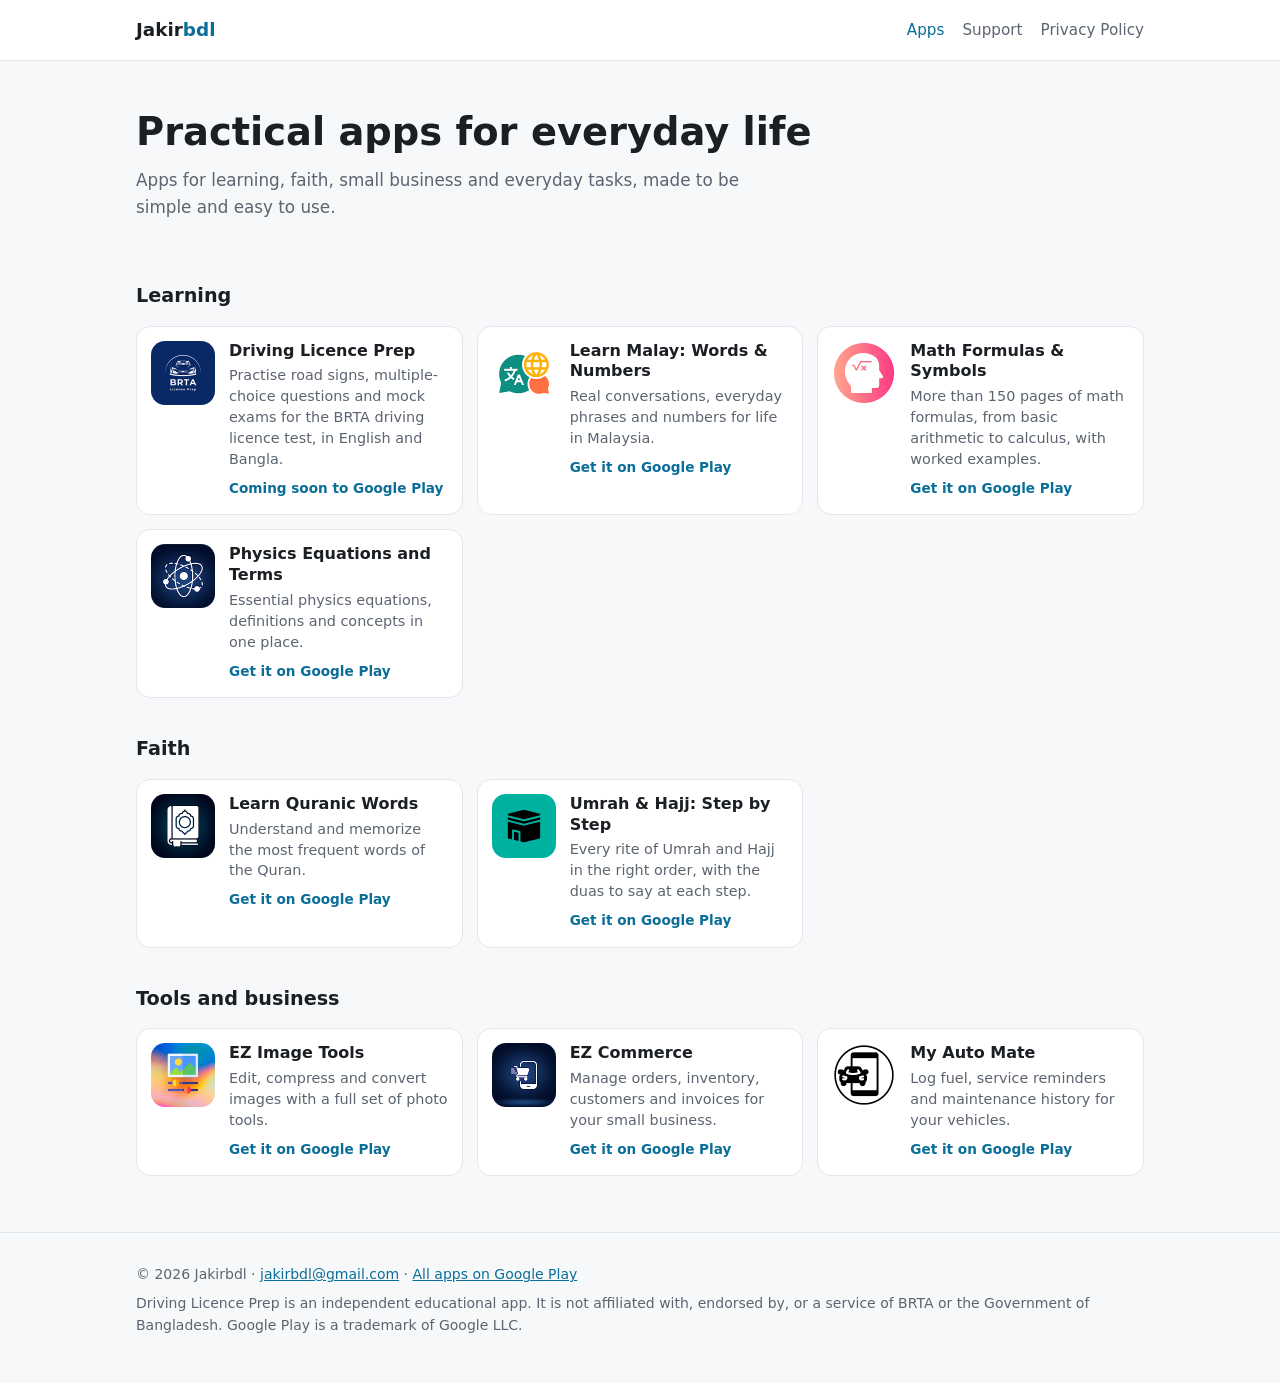
<file: index.html>
<!doctype html>
<html lang="en">
<head>
<meta charset="utf-8">
<meta name="viewport" content="width=device-width, initial-scale=1">
<title>Jakirbdl: Mobile Apps</title>
<meta name="description" content="Practical apps for learning, faith, small business and everyday tasks by Jakirbdl.">
<link rel="icon" href="./icons/me.jakir.driving_licence_bd.png">
<link rel="stylesheet" href="./style.css">
</head>
<body>
<header class="site-header">
  <div class="wrap">
    <a class="brand" href="./">Jakir<span>bdl</span></a>
    <nav><a href="./" aria-current="page">Apps</a><a href="./support/">Support</a><a href="./privacy-policy/">Privacy Policy</a></nav>
  </div>
</header>
<main class="wrap">
  <section class="hero">
    <h1>Practical apps for everyday life</h1>
    <p>Apps for learning, faith, small business and everyday tasks, made to be simple and easy to use.</p>
  </section>
  <section class="category">
    <h2>Learning</h2>
    <div class="grid">
      <div class="app">
        <img src="icons/me.jakir.driving_licence_bd.png" alt="" width="64" height="64" loading="lazy">
        <div>
          <h3>Driving Licence Prep</h3>
          <p>Practise road signs, multiple-choice questions and mock exams for the BRTA driving licence test, in English and Bangla.</p>
          <span class="get">Coming soon to Google Play</span>
        </div>
      </div>
      <a class="app" href="https://play.google.com/store/apps/details?id=me.jakir.learnmalay">
        <img src="icons/me.jakir.learnmalay.png" alt="" width="64" height="64" loading="lazy">
        <div>
          <h3>Learn Malay: Words &amp; Numbers</h3>
          <p>Real conversations, everyday phrases and numbers for life in Malaysia.</p>
          <span class="get">Get it on Google Play</span>
        </div>
      </a>
      <a class="app" href="https://play.google.com/store/apps/details?id=com.anotherlazydev.mathformulasforall">
        <img src="icons/com.anotherlazydev.mathformulasforall.png" alt="" width="64" height="64" loading="lazy">
        <div>
          <h3>Math Formulas &amp; Symbols</h3>
          <p>More than 150 pages of math formulas, from basic arithmetic to calculus, with worked examples.</p>
          <span class="get">Get it on Google Play</span>
        </div>
      </a>
      <a class="app" href="https://play.google.com/store/apps/details?id=com.anotherlazydev.physicsequations">
        <img src="icons/com.anotherlazydev.physicsequations.png" alt="" width="64" height="64" loading="lazy">
        <div>
          <h3>Physics Equations and Terms</h3>
          <p>Essential physics equations, definitions and concepts in one place.</p>
          <span class="get">Get it on Google Play</span>
        </div>
      </a>
    </div>
  </section>
  <section class="category">
    <h2>Faith</h2>
    <div class="grid">
      <a class="app" href="https://play.google.com/store/apps/details?id=com.anotherlazydev.quranicwords">
        <img src="icons/com.anotherlazydev.quranicwords.png" alt="" width="64" height="64" loading="lazy">
        <div>
          <h3>Learn Quranic Words</h3>
          <p>Understand and memorize the most frequent words of the Quran.</p>
          <span class="get">Get it on Google Play</span>
        </div>
      </a>
      <a class="app" href="https://play.google.com/store/apps/details?id=com.anotherlazydev.umrahguidebangla">
        <img src="icons/com.anotherlazydev.umrahguidebangla.png" alt="" width="64" height="64" loading="lazy">
        <div>
          <h3>Umrah &amp; Hajj: Step by Step</h3>
          <p>Every rite of Umrah and Hajj in the right order, with the duas to say at each step.</p>
          <span class="get">Get it on Google Play</span>
        </div>
      </a>
    </div>
  </section>
  <section class="category">
    <h2>Tools and business</h2>
    <div class="grid">
      <a class="app" href="https://play.google.com/store/apps/details?id=me.jakir.ez_image_tools">
        <img src="icons/me.jakir.ez_image_tools.png" alt="" width="64" height="64" loading="lazy">
        <div>
          <h3>EZ Image Tools</h3>
          <p>Edit, compress and convert images with a full set of photo tools.</p>
          <span class="get">Get it on Google Play</span>
        </div>
      </a>
      <a class="app" href="https://play.google.com/store/apps/details?id=me.jakir.ezcommerce">
        <img src="icons/me.jakir.ezcommerce.png" alt="" width="64" height="64" loading="lazy">
        <div>
          <h3>EZ Commerce</h3>
          <p>Manage orders, inventory, customers and invoices for your small business.</p>
          <span class="get">Get it on Google Play</span>
        </div>
      </a>
      <a class="app" href="https://play.google.com/store/apps/details?id=me.jakir.myautomate">
        <img src="icons/me.jakir.myautomate.png" alt="" width="64" height="64" loading="lazy">
        <div>
          <h3>My Auto Mate</h3>
          <p>Log fuel, service reminders and maintenance history for your vehicles.</p>
          <span class="get">Get it on Google Play</span>
        </div>
      </a>
    </div>
  </section>
</main>
<footer class="site-footer">
  <div class="wrap">
    <p>&copy; 2026 Jakirbdl &middot; <a href="mailto:jakirbdl@gmail.com">jakirbdl@gmail.com</a> &middot; <a href="https://play.google.com/store/apps/developer?id=JakirHossain">All apps on Google Play</a></p>
    <p>Driving Licence Prep is an independent educational app. It is not affiliated with, endorsed by, or a service of BRTA or the Government of Bangladesh. Google Play is a trademark of Google LLC.</p>
  </div>
</footer>
</body>
</html>
</file>
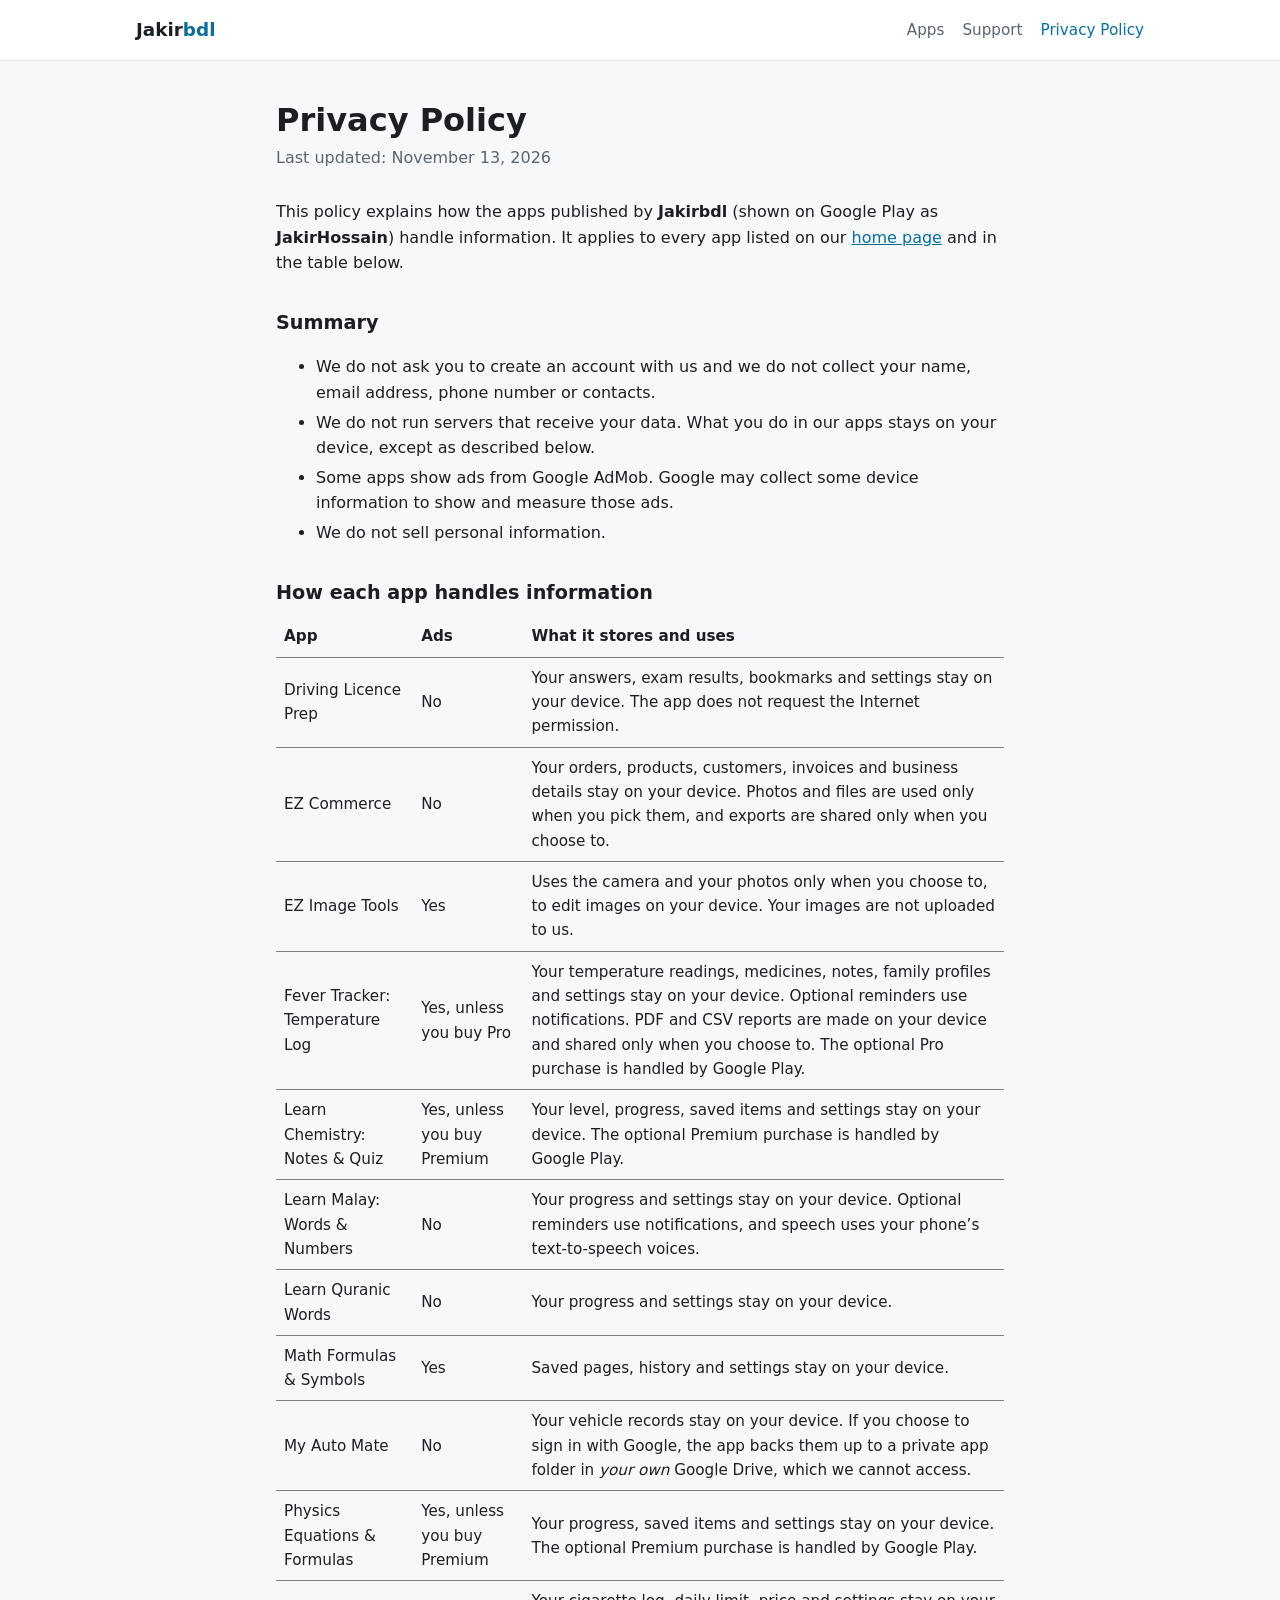
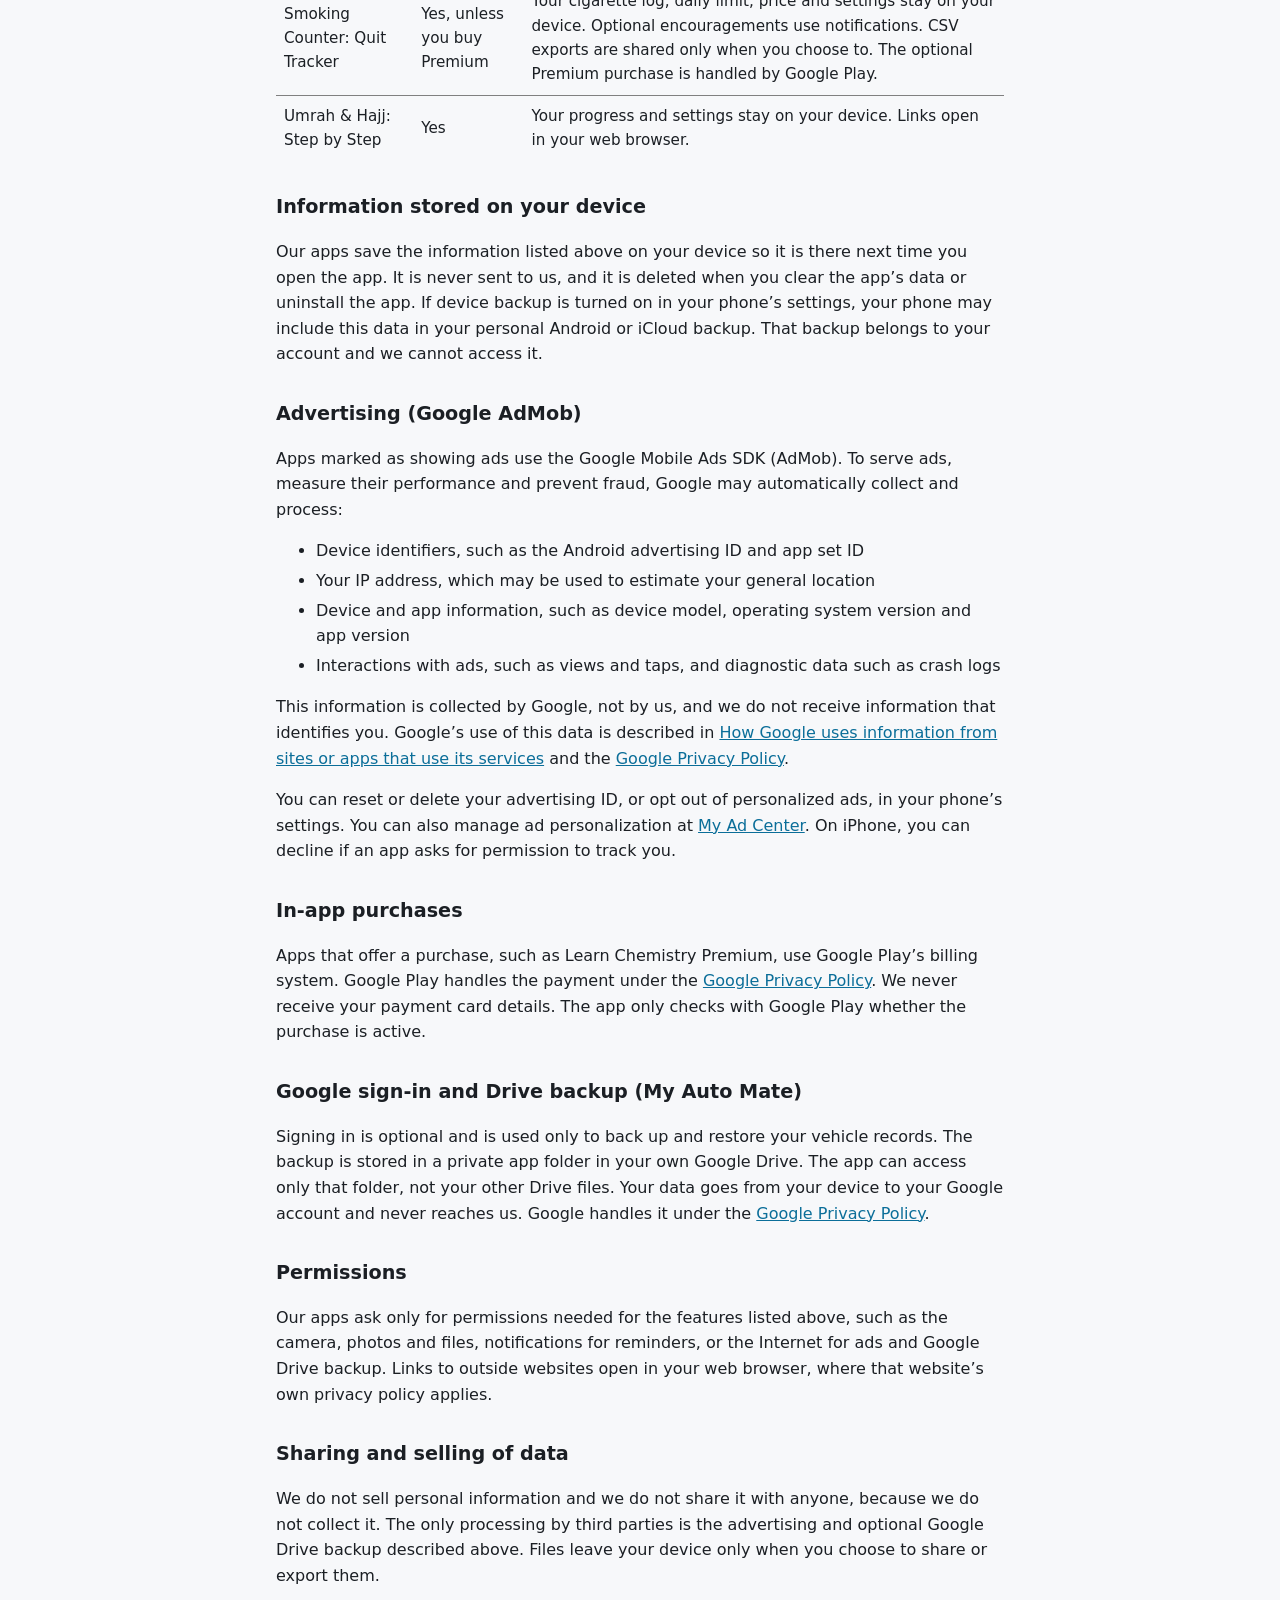
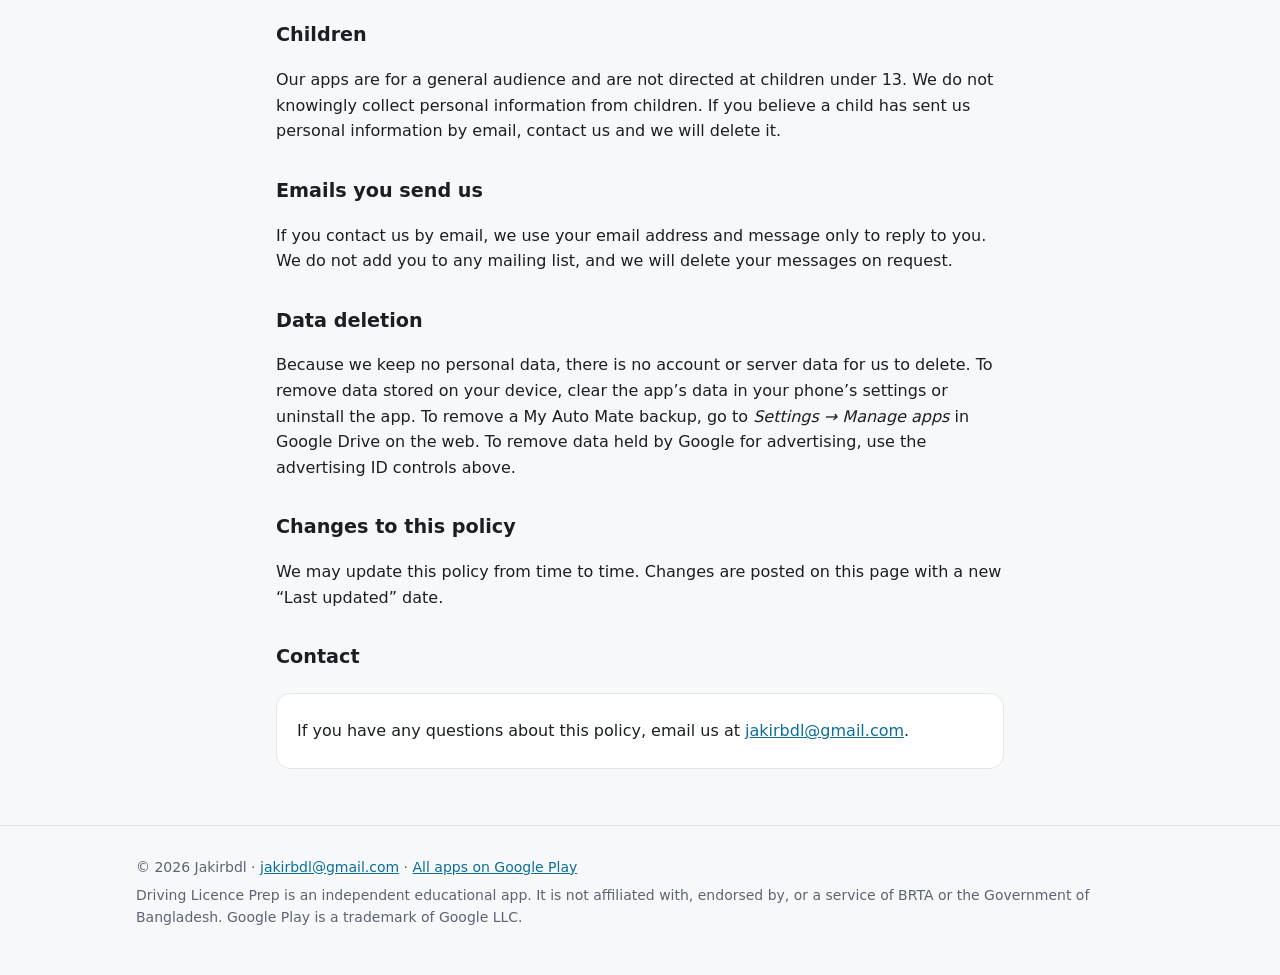
<file: privacy-policy/index.html>
<!doctype html>
<html lang="en">
<head>
<meta charset="utf-8">
<meta name="viewport" content="width=device-width, initial-scale=1">
<title>Privacy Policy | Jakirbdl</title>
<meta name="description" content="Privacy policy for the apps published by Jakirbdl.">
<link rel="icon" href="../icons/me.jakir.driving_licence_bd.png">
<link rel="stylesheet" href="../style.css">
</head>
<body>
<header class="site-header">
  <div class="wrap">
    <a class="brand" href="../">Jakir<span>bdl</span></a>
    <nav><a href="../">Apps</a><a href="../support/">Support</a><a href="../privacy-policy/" aria-current="page">Privacy Policy</a></nav>
  </div>
</header>
<main class="wrap doc">
  <h1>Privacy Policy</h1>
  <p class="meta">Last updated: November 13, 2026</p>

  <p>This policy explains how the apps published by <strong>Jakirbdl</strong> (shown on Google Play as
  <strong>JakirHossain</strong>) handle information. It applies to every app listed on our <a href="../">home page</a>
  and in the table below.</p>

  <h2>Summary</h2>
  <ul>
    <li>We do not ask you to create an account with us and we do not collect your name, email address, phone number or contacts.</li>
    <li>We do not run servers that receive your data. What you do in our apps stays on your device, except as described below.</li>
    <li>Some apps show ads from Google AdMob. Google may collect some device information to show and measure those ads.</li>
    <li>We do not sell personal information.</li>
  </ul>

  <h2>How each app handles information</h2>
  <div style="overflow-x:auto">
  <table style="width:100%;border-collapse:collapse;font-size:.95rem" cellpadding="8" border="1" rules="rows" frame="void">
    <tr style="text-align:left"><th>App</th><th>Ads</th><th>What it stores and uses</th></tr>
    <tr><td>Driving Licence Prep</td><td>No</td><td>Your answers, exam results, bookmarks and settings stay on your device. The app does not request the Internet permission.</td></tr>
    <tr><td>EZ Commerce</td><td>No</td><td>Your orders, products, customers, invoices and business details stay on your device. Photos and files are used only when you pick them, and exports are shared only when you choose to.</td></tr>
    <tr><td>EZ Image Tools</td><td>Yes</td><td>Uses the camera and your photos only when you choose to, to edit images on your device. Your images are not uploaded to us.</td></tr>
    <tr><td>Fever Tracker: Temperature Log</td><td>Yes, unless you buy Pro</td><td>Your temperature readings, medicines, notes, family profiles and settings stay on your device. Optional reminders use notifications. PDF and CSV reports are made on your device and shared only when you choose to. The optional Pro purchase is handled by Google Play.</td></tr>
    <tr><td>Learn Chemistry: Notes &amp; Quiz</td><td>Yes, unless you buy Premium</td><td>Your level, progress, saved items and settings stay on your device. The optional Premium purchase is handled by Google Play.</td></tr>
    <tr><td>Learn Malay: Words &amp; Numbers</td><td>No</td><td>Your progress and settings stay on your device. Optional reminders use notifications, and speech uses your phone&rsquo;s text-to-speech voices.</td></tr>
    <tr><td>Learn Quranic Words</td><td>No</td><td>Your progress and settings stay on your device.</td></tr>
    <tr><td>Math Formulas &amp; Symbols</td><td>Yes</td><td>Saved pages, history and settings stay on your device.</td></tr>
    <tr><td>My Auto Mate</td><td>No</td><td>Your vehicle records stay on your device. If you choose to sign in with Google, the app backs them up to a private app folder in <em>your own</em> Google Drive, which we cannot access.</td></tr>
    <tr><td>Physics Equations &amp; Formulas</td><td>Yes, unless you buy Premium</td><td>Your progress, saved items and settings stay on your device. The optional Premium purchase is handled by Google Play.</td></tr>
    <tr><td>Smoking Counter: Quit Tracker</td><td>Yes, unless you buy Premium</td><td>Your cigarette log, daily limit, price and settings stay on your device. Optional encouragements use notifications. CSV exports are shared only when you choose to. The optional Premium purchase is handled by Google Play.</td></tr>
    <tr><td>Umrah &amp; Hajj: Step by Step</td><td>Yes</td><td>Your progress and settings stay on your device. Links open in your web browser.</td></tr>
  </table>
  </div>

  <h2>Information stored on your device</h2>
  <p>Our apps save the information listed above on your device so it is there next time you open the app. It is never sent
  to us, and it is deleted when you clear the app&rsquo;s data or uninstall the app. If device backup is turned on in your
  phone&rsquo;s settings, your phone may include this data in your personal Android or iCloud backup. That backup belongs to
  your account and we cannot access it.</p>

  <h2>Advertising (Google AdMob)</h2>
  <p>Apps marked as showing ads use the Google Mobile Ads SDK (AdMob). To serve ads, measure their performance and prevent
  fraud, Google may automatically collect and process:</p>
  <ul>
    <li>Device identifiers, such as the Android advertising ID and app set ID</li>
    <li>Your IP address, which may be used to estimate your general location</li>
    <li>Device and app information, such as device model, operating system version and app version</li>
    <li>Interactions with ads, such as views and taps, and diagnostic data such as crash logs</li>
  </ul>
  <p>This information is collected by Google, not by us, and we do not receive information that identifies you.
  Google&rsquo;s use of this data is described in
  <a href="https://policies.google.com/technologies/partner-sites">How Google uses information from sites or apps that use its services</a>
  and the <a href="https://policies.google.com/privacy">Google Privacy Policy</a>.</p>
  <p>You can reset or delete your advertising ID, or opt out of personalized ads, in your phone&rsquo;s settings. You can also
  manage ad personalization at <a href="https://myadcenter.google.com/">My Ad Center</a>. On iPhone, you can decline if an app
  asks for permission to track you.</p>

  <h2>In-app purchases</h2>
  <p>Apps that offer a purchase, such as Learn Chemistry Premium, use Google Play&rsquo;s billing system. Google Play handles
  the payment under the <a href="https://policies.google.com/privacy">Google Privacy Policy</a>. We never receive your payment
  card details. The app only checks with Google Play whether the purchase is active.</p>

  <h2>Google sign-in and Drive backup (My Auto Mate)</h2>
  <p>Signing in is optional and is used only to back up and restore your vehicle records. The backup is stored in a private
  app folder in your own Google Drive. The app can access only that folder, not your other Drive files. Your data goes from
  your device to your Google account and never reaches us. Google handles it under the
  <a href="https://policies.google.com/privacy">Google Privacy Policy</a>.</p>

  <h2>Permissions</h2>
  <p>Our apps ask only for permissions needed for the features listed above, such as the camera, photos and files, notifications
  for reminders, or the Internet for ads and Google Drive backup. Links to outside websites open in your web browser, where
  that website&rsquo;s own privacy policy applies.</p>

  <h2>Sharing and selling of data</h2>
  <p>We do not sell personal information and we do not share it with anyone, because we do not collect it. The only processing
  by third parties is the advertising and optional Google Drive backup described above. Files leave your device only when you
  choose to share or export them.</p>

  <h2>Children</h2>
  <p>Our apps are for a general audience and are not directed at children under 13. We do not knowingly collect personal
  information from children. If you believe a child has sent us personal information by email, contact us and we will delete it.</p>

  <h2>Emails you send us</h2>
  <p>If you contact us by email, we use your email address and message only to reply to you. We do not add you to any mailing
  list, and we will delete your messages on request.</p>

  <h2>Data deletion</h2>
  <p>Because we keep no personal data, there is no account or server data for us to delete. To remove data stored on your device,
  clear the app&rsquo;s data in your phone&rsquo;s settings or uninstall the app. To remove a My Auto Mate backup, go to
  <em>Settings &rarr; Manage apps</em> in Google Drive on the web. To remove data held by Google for advertising, use the
  advertising ID controls above.</p>

  <h2>Changes to this policy</h2>
  <p>We may update this policy from time to time. Changes are posted on this page with a new &ldquo;Last updated&rdquo; date.</p>

  <h2>Contact</h2>
  <div class="card">
    <p>If you have any questions about this policy, email us at <a href="mailto:jakirbdl@gmail.com">jakirbdl@gmail.com</a>.</p>
  </div>
</main>
<footer class="site-footer">
  <div class="wrap">
    <p>&copy; 2026 Jakirbdl &middot; <a href="mailto:jakirbdl@gmail.com">jakirbdl@gmail.com</a> &middot; <a href="https://play.google.com/store/apps/developer?id=JakirHossain">All apps on Google Play</a></p>
    <p>Driving Licence Prep is an independent educational app. It is not affiliated with, endorsed by, or a service of BRTA or the Government of Bangladesh. Google Play is a trademark of Google LLC.</p>
  </div>
</footer>
</body>
</html>
</file>
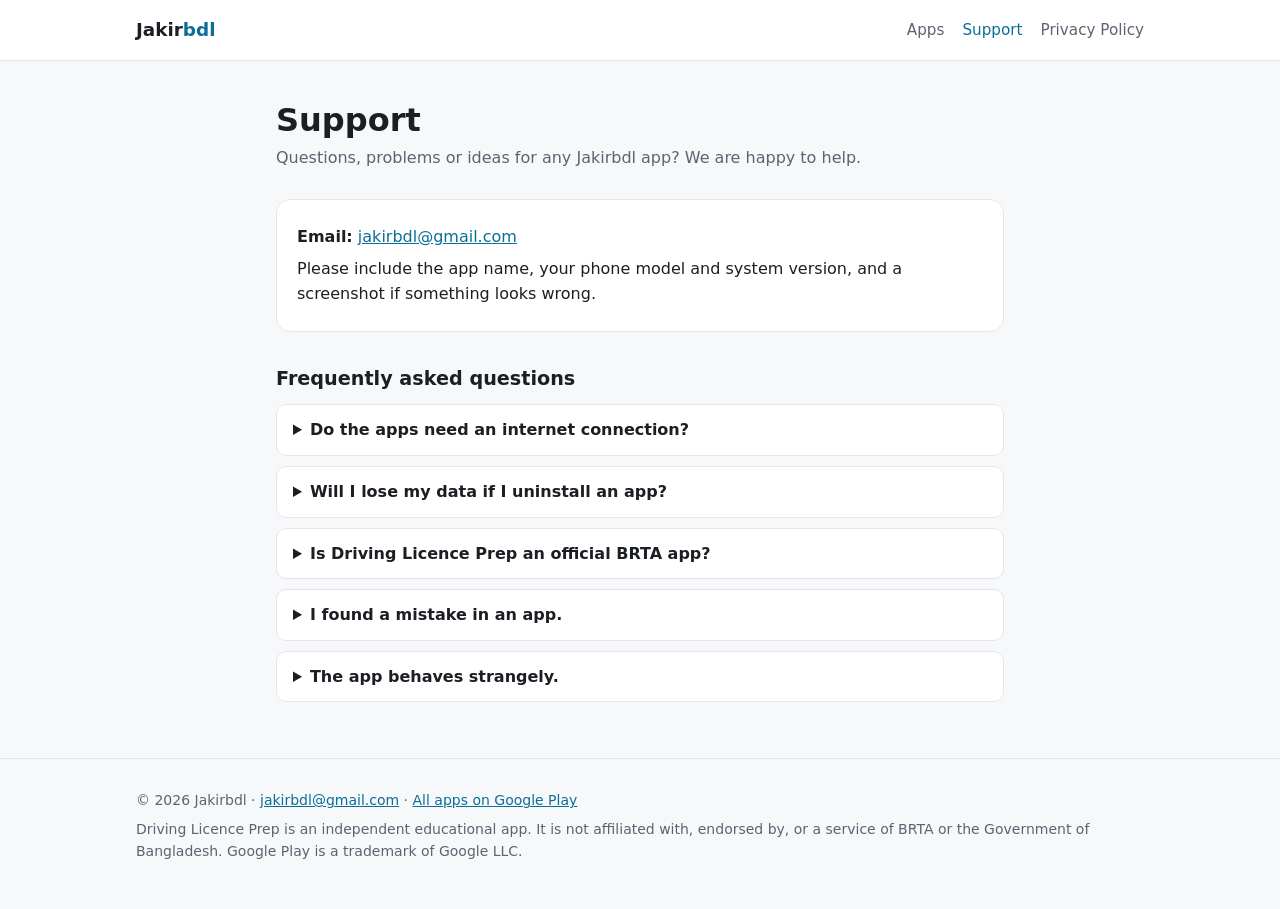
<file: support/index.html>
<!doctype html>
<html lang="en">
<head>
<meta charset="utf-8">
<meta name="viewport" content="width=device-width, initial-scale=1">
<title>Support | Jakirbdl</title>
<meta name="description" content="Get help with any Jakirbdl app.">
<link rel="icon" href="../icons/me.jakir.driving_licence_bd.png">
<link rel="stylesheet" href="../style.css">
</head>
<body>
<header class="site-header">
  <div class="wrap">
    <a class="brand" href="../">Jakir<span>bdl</span></a>
    <nav><a href="../">Apps</a><a href="../support/" aria-current="page">Support</a><a href="../privacy-policy/">Privacy Policy</a></nav>
  </div>
</header>
<main class="wrap doc">
  <h1>Support</h1>
  <p class="meta">Questions, problems or ideas for any Jakirbdl app? We are happy to help.</p>

  <div class="card">
    <p><strong>Email:</strong> <a href="mailto:jakirbdl@gmail.com?subject=App%20support">jakirbdl@gmail.com</a></p>
    <p>Please include the app name, your phone model and system version, and a screenshot if something looks wrong.</p>
  </div>

  <h2>Frequently asked questions</h2>

  <details>
    <summary>Do the apps need an internet connection?</summary>
    <p>Most of what our apps do works offline. The internet is used only to show ads in apps that have them, and for the
    optional Google Drive backup in My Auto Mate.</p>
  </details>

  <details>
    <summary>Will I lose my data if I uninstall an app?</summary>
    <p>Yes, in most cases. Your data is stored on your device, so uninstalling removes it. In apps with an export or backup
    option, such as EZ Commerce and My Auto Mate, save a copy first.</p>
  </details>

  <details>
    <summary>Is Driving Licence Prep an official BRTA app?</summary>
    <p>No. It is an independent educational app and is not affiliated with BRTA or the Government of Bangladesh. It does
    not issue licences or book tests. For official information, visit <a href="https://brta.gov.bd/">brta.gov.bd</a>.</p>
  </details>

  <details>
    <summary>I found a mistake in an app.</summary>
    <p>Thank you! Email us the app name, the page or question, and what looks wrong. We check every report and fix confirmed
    mistakes in the next update.</p>
  </details>

  <details>
    <summary>The app behaves strangely.</summary>
    <ul>
      <li>Update the app from the store.</li>
      <li>Close the app fully and open it again.</li>
      <li>If the problem stays, email us. Clearing the app&rsquo;s data can also help, but it erases what the app has saved on your device.</li>
    </ul>
  </details>
</main>
<footer class="site-footer">
  <div class="wrap">
    <p>&copy; 2026 Jakirbdl &middot; <a href="mailto:jakirbdl@gmail.com">jakirbdl@gmail.com</a> &middot; <a href="https://play.google.com/store/apps/developer?id=JakirHossain">All apps on Google Play</a></p>
    <p>Driving Licence Prep is an independent educational app. It is not affiliated with, endorsed by, or a service of BRTA or the Government of Bangladesh. Google Play is a trademark of Google LLC.</p>
  </div>
</footer>
</body>
</html>
</file>
<file: style.css>
:root {
  --bg: #f7f8fa;
  --surface: #ffffff;
  --text: #1b1f24;
  --muted: #5b6470;
  --border: #e3e6ea;
  --accent: #0b6e99;
  --accent-soft: #e6f2f8;
  --radius: 14px;
  color-scheme: light;
}

@media (prefers-color-scheme: dark) {
  :root {
    --bg: #111418;
    --surface: #1a1e24;
    --text: #e8eaed;
    --muted: #9aa3ad;
    --border: #2b3139;
    --accent: #5cb8e6;
    --accent-soft: #1b2a33;
    color-scheme: dark;
  }
}

* { box-sizing: border-box; }

body {
  margin: 0;
  background: var(--bg);
  color: var(--text);
  font: 16px/1.6 system-ui, -apple-system, "Segoe UI", Roboto, sans-serif;
}

a { color: var(--accent); }

.wrap { max-width: 1040px; margin: 0 auto; padding: 0 16px; }

/* Header and footer */
.site-header { background: var(--surface); border-bottom: 1px solid var(--border); }
.site-header .wrap { display: flex; align-items: center; justify-content: space-between; gap: 16px; min-height: 60px; flex-wrap: wrap; }
.brand { font-weight: 700; font-size: 1.15rem; color: var(--text); text-decoration: none; }
.brand span { color: var(--accent); }
.site-header nav { display: flex; gap: 18px; flex-wrap: wrap; }
.site-header nav a { color: var(--muted); text-decoration: none; font-size: .95rem; }
.site-header nav a:hover, .site-header nav a[aria-current] { color: var(--accent); }

.site-footer { border-top: 1px solid var(--border); margin-top: 56px; padding: 24px 0 40px; color: var(--muted); font-size: .875rem; }
.site-footer p { margin: 6px 0; }

/* Home */
.hero { padding: 48px 0 24px; }
.hero h1 { font-size: clamp(1.7rem, 4vw, 2.4rem); line-height: 1.2; margin: 0 0 12px; }
.hero p { color: var(--muted); max-width: 640px; margin: 0; font-size: 1.05rem; }
.facts { display: flex; gap: 10px; flex-wrap: wrap; margin-top: 20px; padding: 0; list-style: none; }
.facts li { background: var(--accent-soft); color: var(--accent); border-radius: 999px; padding: 4px 14px; font-size: .9rem; font-weight: 600; }

.search { width: 100%; max-width: 420px; margin: 8px 0 8px; padding: 10px 14px; font: inherit; color: var(--text);
  background: var(--surface); border: 1px solid var(--border); border-radius: 10px; }
.search:focus { outline: 2px solid var(--accent); outline-offset: 1px; }

.category h2 { font-size: 1.2rem; margin: 36px 0 14px; }
.grid { display: grid; grid-template-columns: repeat(auto-fill, minmax(290px, 1fr)); gap: 14px; }

.app { display: flex; gap: 14px; align-items: flex-start; background: var(--surface); border: 1px solid var(--border);
  border-radius: var(--radius); padding: 14px; color: inherit; text-decoration: none; transition: border-color .15s; }
.app:hover { border-color: var(--accent); }
.app img { width: 64px; height: 64px; border-radius: 22%; flex: none; }
.app h3 { font-size: 1rem; margin: 0 0 4px; line-height: 1.3; }
.app p { margin: 0; color: var(--muted); font-size: .9rem; line-height: 1.45; }
.app .get { display: inline-block; margin-top: 8px; font-size: .85rem; font-weight: 600; color: var(--accent); }
.empty { color: var(--muted); display: none; }

/* Text pages */
.doc { max-width: 760px; padding: 40px 16px 0; }
.doc h1 { font-size: 2rem; line-height: 1.2; margin: 0 0 6px; }
.doc .meta { color: var(--muted); margin: 0 0 28px; }
.doc h2 { font-size: 1.2rem; margin: 32px 0 8px; }
.doc li { margin: 4px 0; }
.card { background: var(--surface); border: 1px solid var(--border); border-radius: var(--radius); padding: 18px 20px; margin: 20px 0; }
.card p { margin: 6px 0; }
details { background: var(--surface); border: 1px solid var(--border); border-radius: 10px; padding: 12px 16px; margin: 10px 0; }
details summary { cursor: pointer; font-weight: 600; }
details p, details ul { margin: 10px 0 2px; }
</file>
